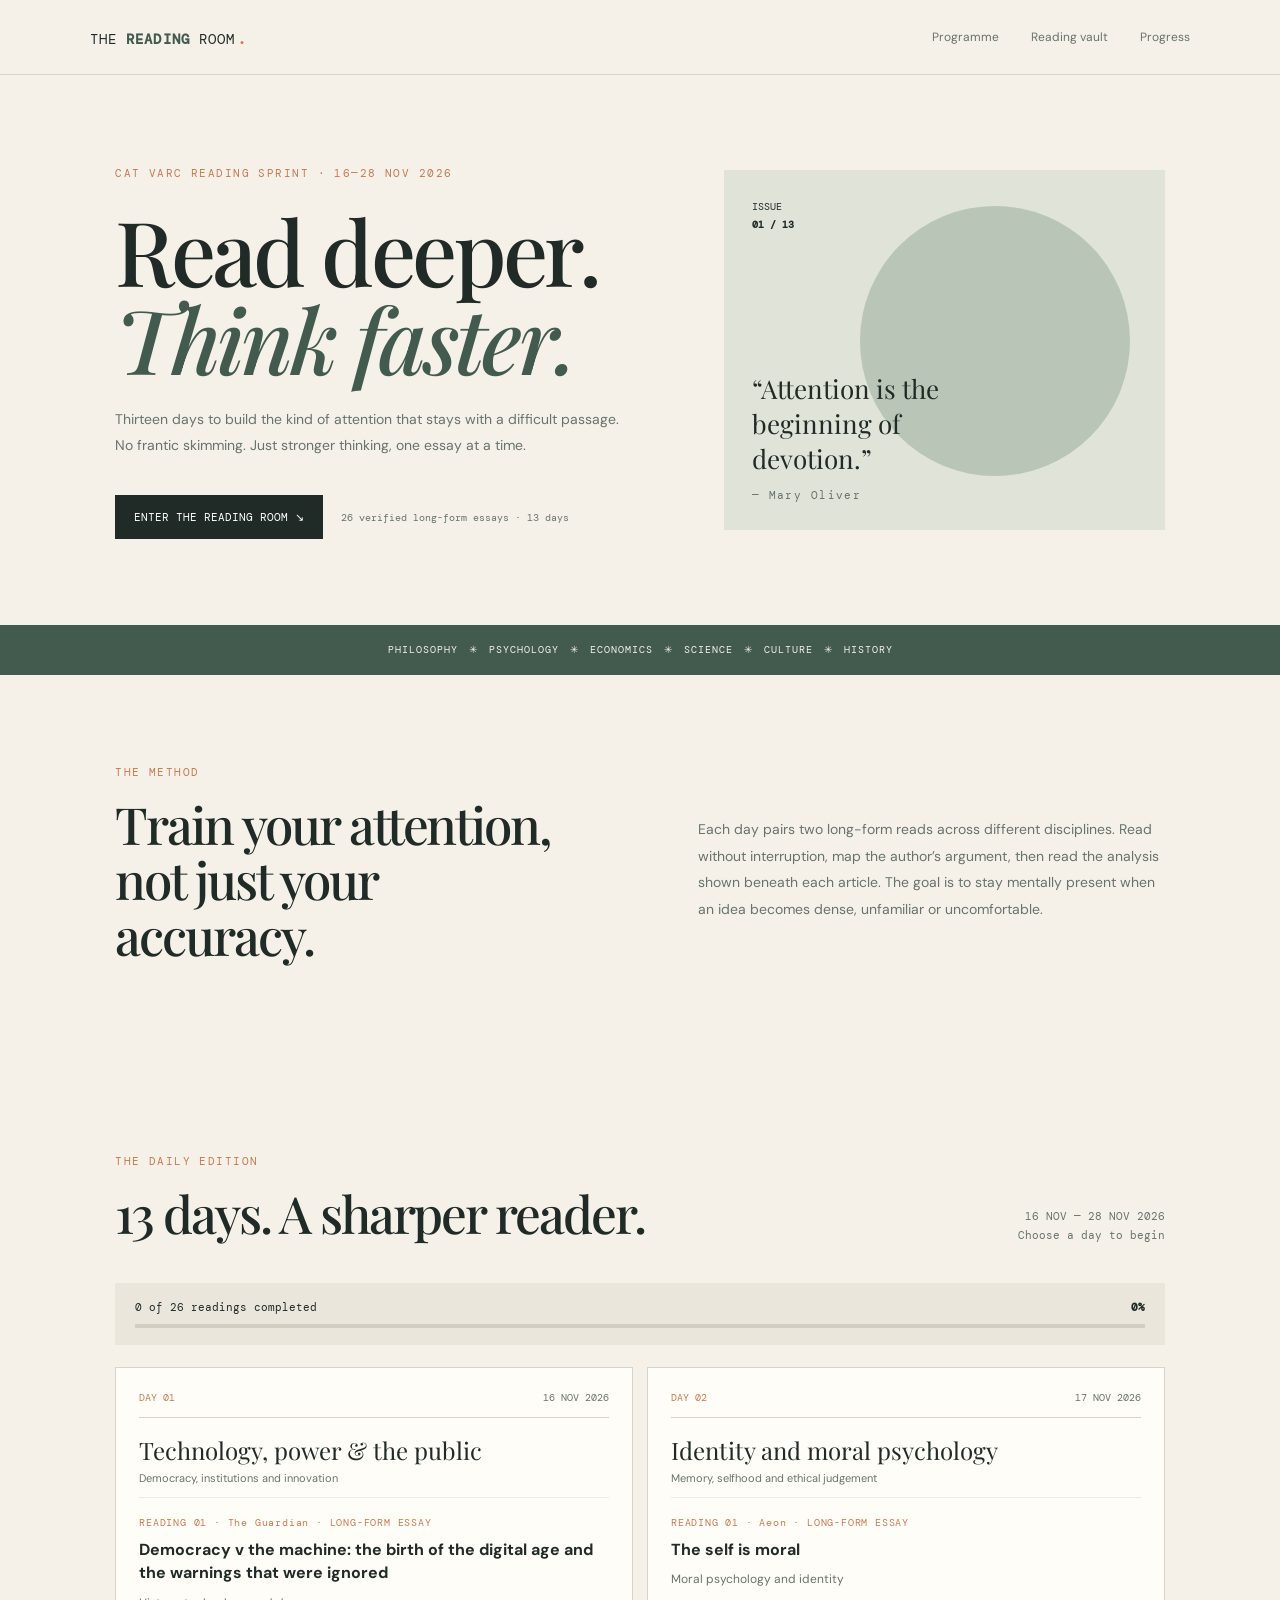
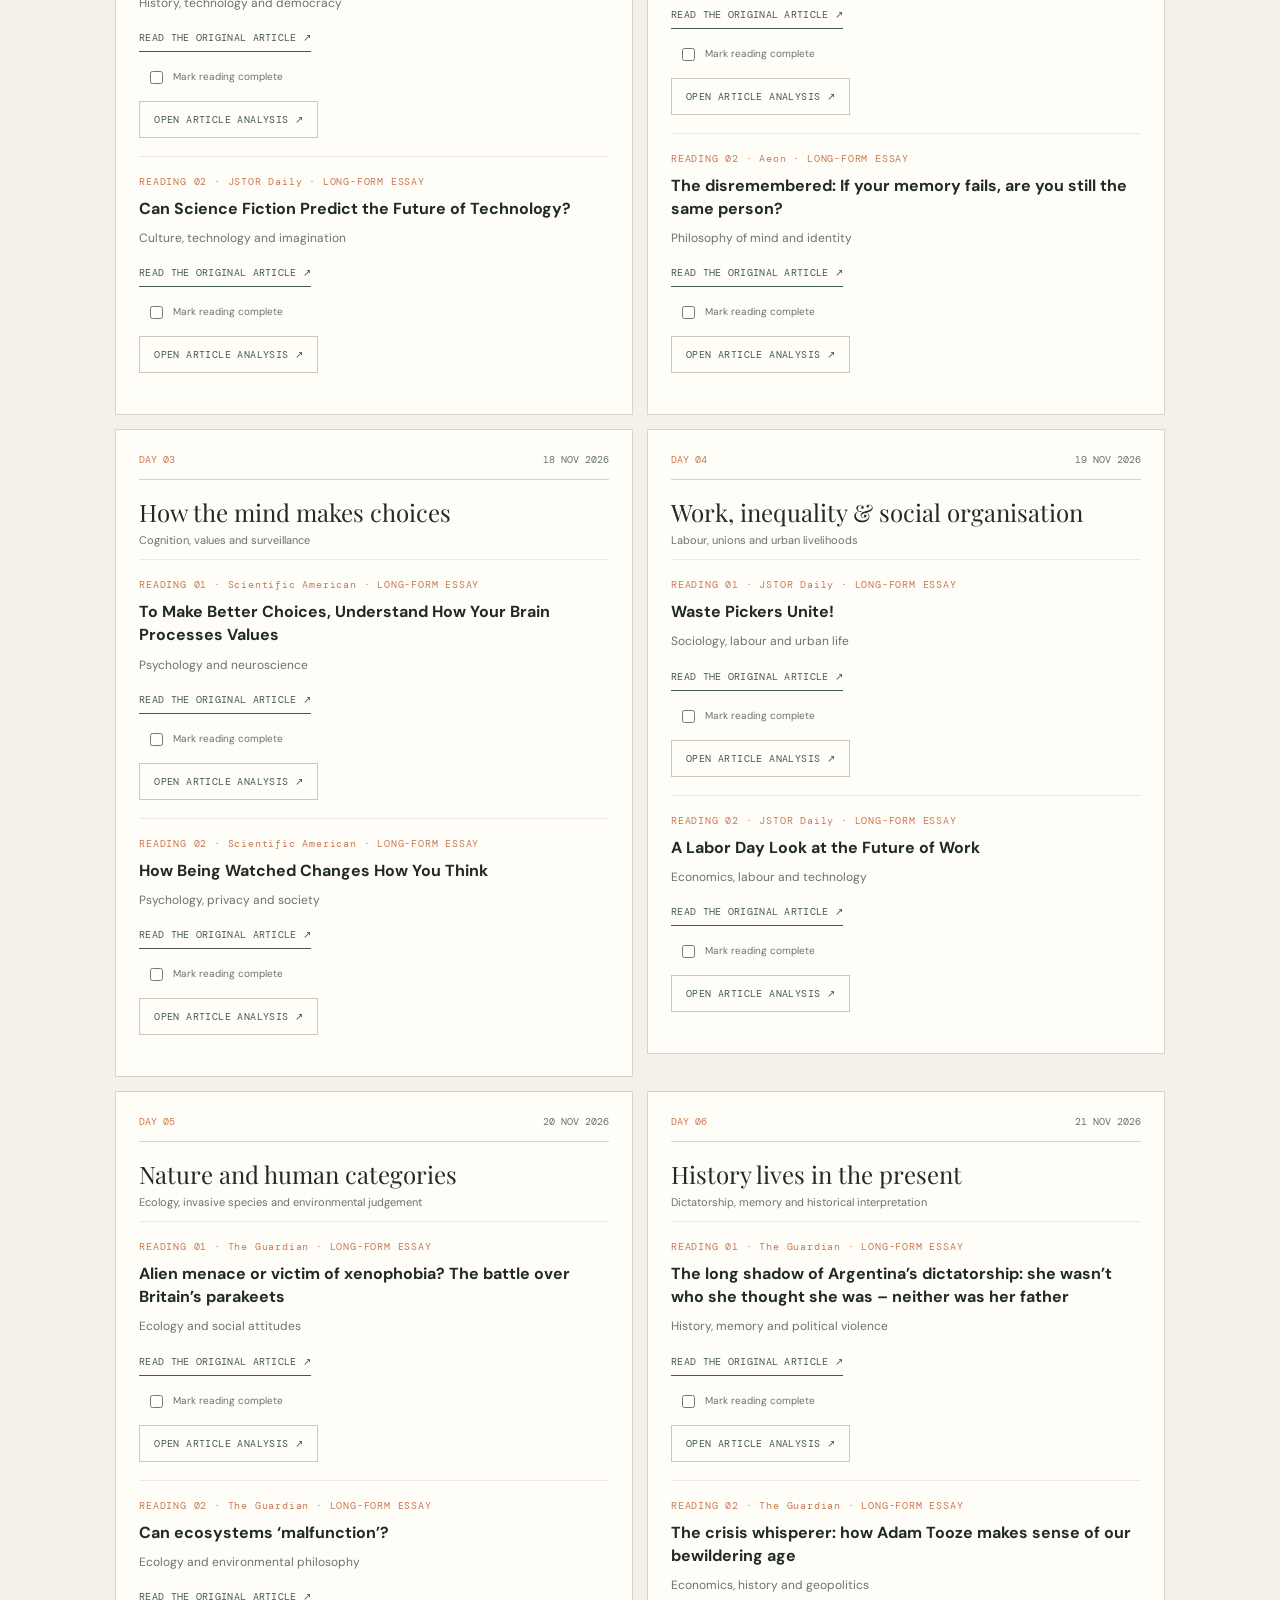
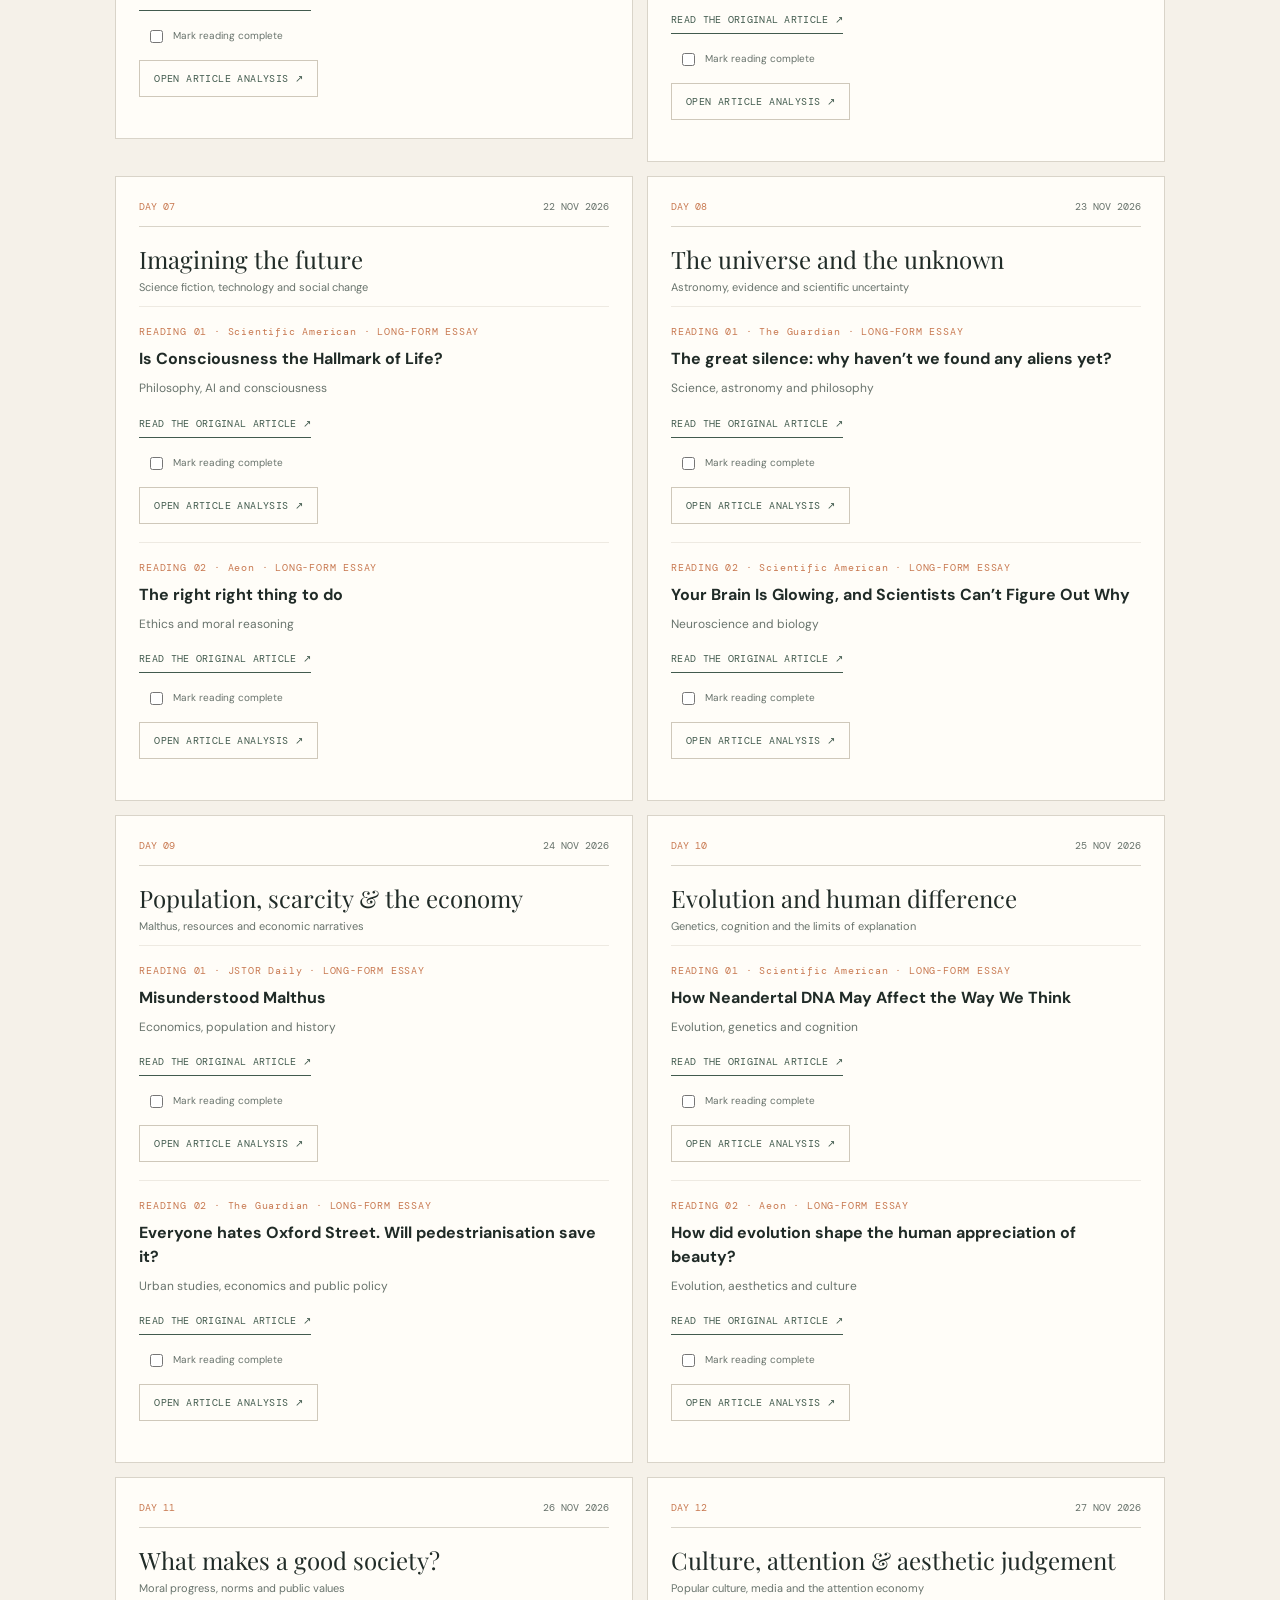
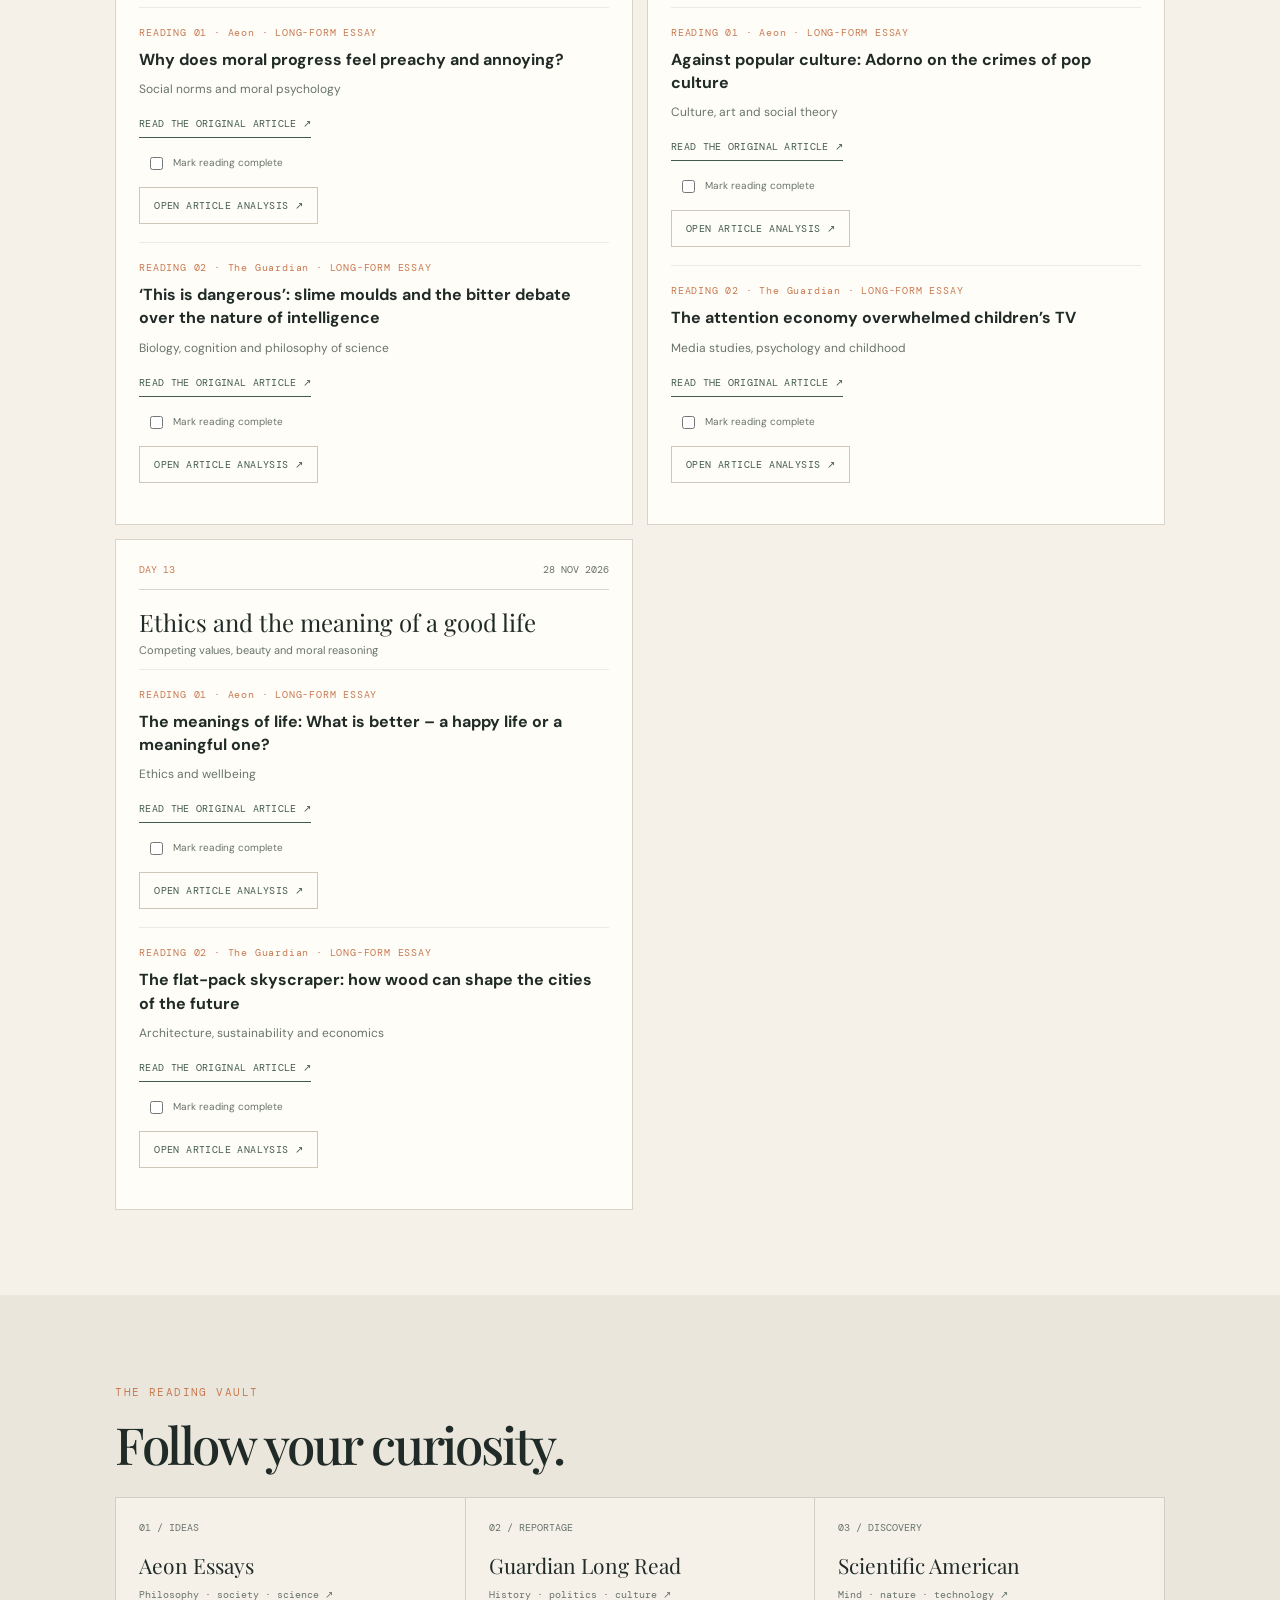
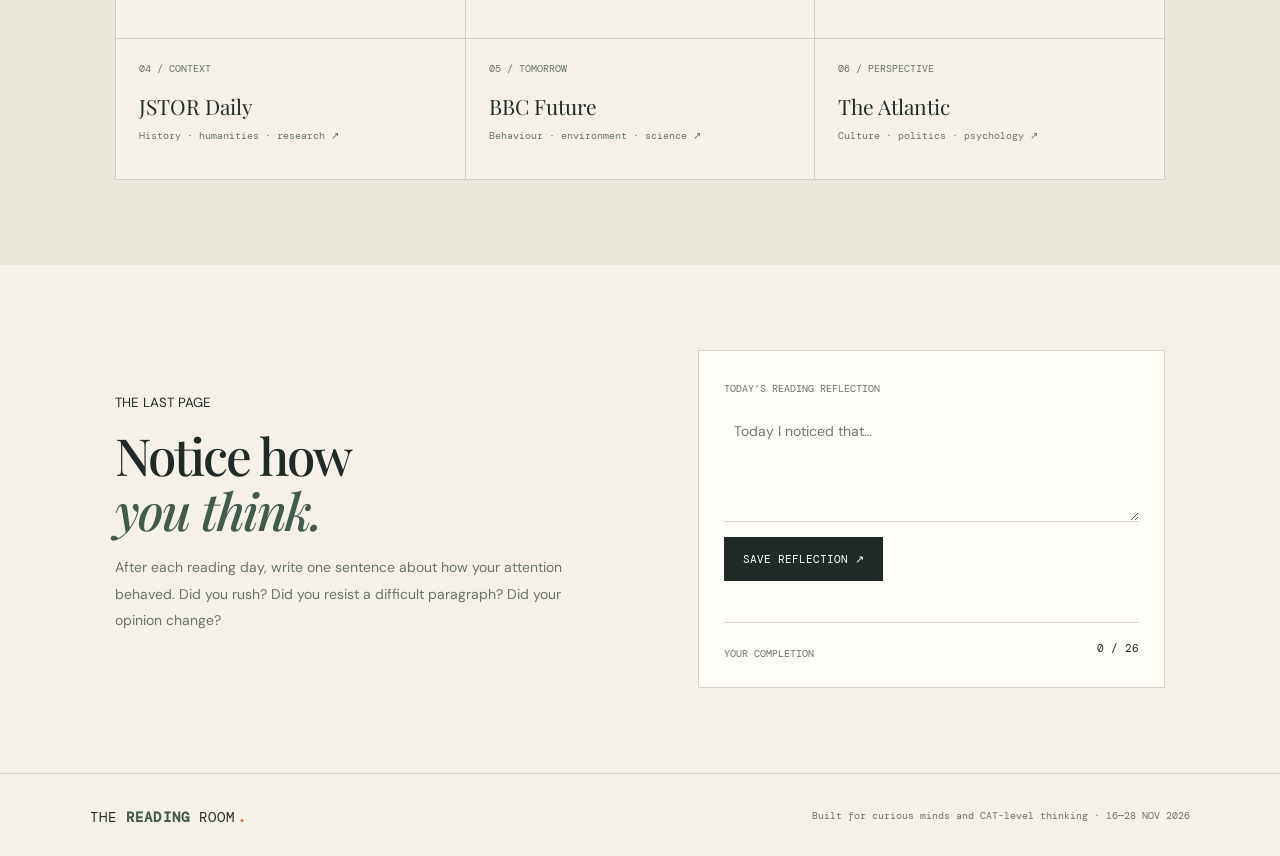
<file: index.html>
<!doctype html><html lang="en"><head><meta charset="utf-8"><meta name="viewport" content="width=device-width,initial-scale=1"><title>The Reading Room — Read deeper. Think faster.</title><link rel="preconnect" href="https://fonts.googleapis.com"><link href="https://fonts.googleapis.com/css2?family=DM+Mono&family=DM+Sans:wght@400;500;600;700&family=Playfair+Display:wght@500;600;700&display=swap" rel="stylesheet"><link rel="stylesheet" href="styles.css?v=20261116b"></head><body><header><a class="logo" href="#">THE <b>READING</b> ROOM<span>.</span></a><nav><a href="#programme">Programme</a><a href="#vault">Reading vault</a><a href="#progress">Progress</a></nav><button id="menu">☰</button></header><main><section class="hero"><div><small>CAT VARC READING SPRINT · 16—28 NOV 2026</small><h1>Read deeper.<br><i>Think faster.</i></h1><p>Thirteen days to build the kind of attention that stays with a difficult passage. No frantic skimming. Just stronger thinking, one essay at a time.</p><a class="cta" href="#programme">ENTER THE READING ROOM ↘</a><label>26 verified long-form essays · 13 days</label></div><aside><span>ISSUE<br><b>01 / 13</b></span><blockquote>“Attention is the beginning of devotion.”<small>— Mary Oliver</small></blockquote></aside></section><div class="ticker">PHILOSOPHY　✳　PSYCHOLOGY　✳　ECONOMICS　✳　SCIENCE　✳　CULTURE　✳　HISTORY</div><section class="intro"><div><small>THE METHOD</small><h2>Train your attention,<br>not just your accuracy.</h2></div><p>Each day pairs two long-form reads across different disciplines. Read without interruption, map the author’s argument, then read the analysis shown beneath each article. The goal is to stay mentally present when an idea becomes dense, unfamiliar or uncomfortable.</p></section><section id="programme"><div class="heading"><div><small>THE DAILY EDITION</small><h2>13 days. A sharper reader.</h2></div><p>16 NOV — 28 NOV 2026<br>Choose a day to begin</p></div><div class="progress"><div><span id="progressText">0 of 26 readings completed</span><b id="percent">0%</b></div><div class="track"><span id="bar"></span></div></div><div id="days" class="days"></div></section><section id="vault" class="vault"><small>THE READING VAULT</small><h2>Follow your curiosity.</h2><div class="vaultgrid"><a href="https://aeon.co/essays" target="_blank">01 / IDEAS<b>Aeon Essays</b><span>Philosophy · society · science ↗</span></a><a href="https://www.theguardian.com/news/series/the-long-read" target="_blank">02 / REPORTAGE<b>Guardian Long Read</b><span>History · politics · culture ↗</span></a><a href="https://www.scientificamerican.com/" target="_blank">03 / DISCOVERY<b>Scientific American</b><span>Mind · nature · technology ↗</span></a><a href="https://daily.jstor.org/" target="_blank">04 / CONTEXT<b>JSTOR Daily</b><span>History · humanities · research ↗</span></a><a href="https://www.bbc.com/future" target="_blank">05 / TOMORROW<b>BBC Future</b><span>Behaviour · environment · science ↗</span></a><a href="https://www.theatlantic.com/" target="_blank">06 / PERSPECTIVE<b>The Atlantic</b><span>Culture · politics · psychology ↗</span></a></div></section><section id="progress" class="reflection"><div><small>THE LAST PAGE</small><h2>Notice how<br><i>you think.</i></h2><p>After each reading day, write one sentence about how your attention behaved. Did you rush? Did you resist a difficult paragraph? Did your opinion change?</p></div><div class="note"><label>TODAY’S READING REFLECTION</label><textarea id="reflection" placeholder="Today I noticed that…"></textarea><button class="cta" id="save">SAVE REFLECTION ↗</button><p id="saved"></p><hr><small>YOUR COMPLETION</small><b id="count">0 / 26</b></div></section></main><footer><a class="logo">THE <b>READING</b> ROOM<span>.</span></a><span>Built for curious minds and CAT-level thinking · 16—28 NOV 2026</span></footer><script src="app.js?v=multidisciplinary2"></script></body></html>
</file>
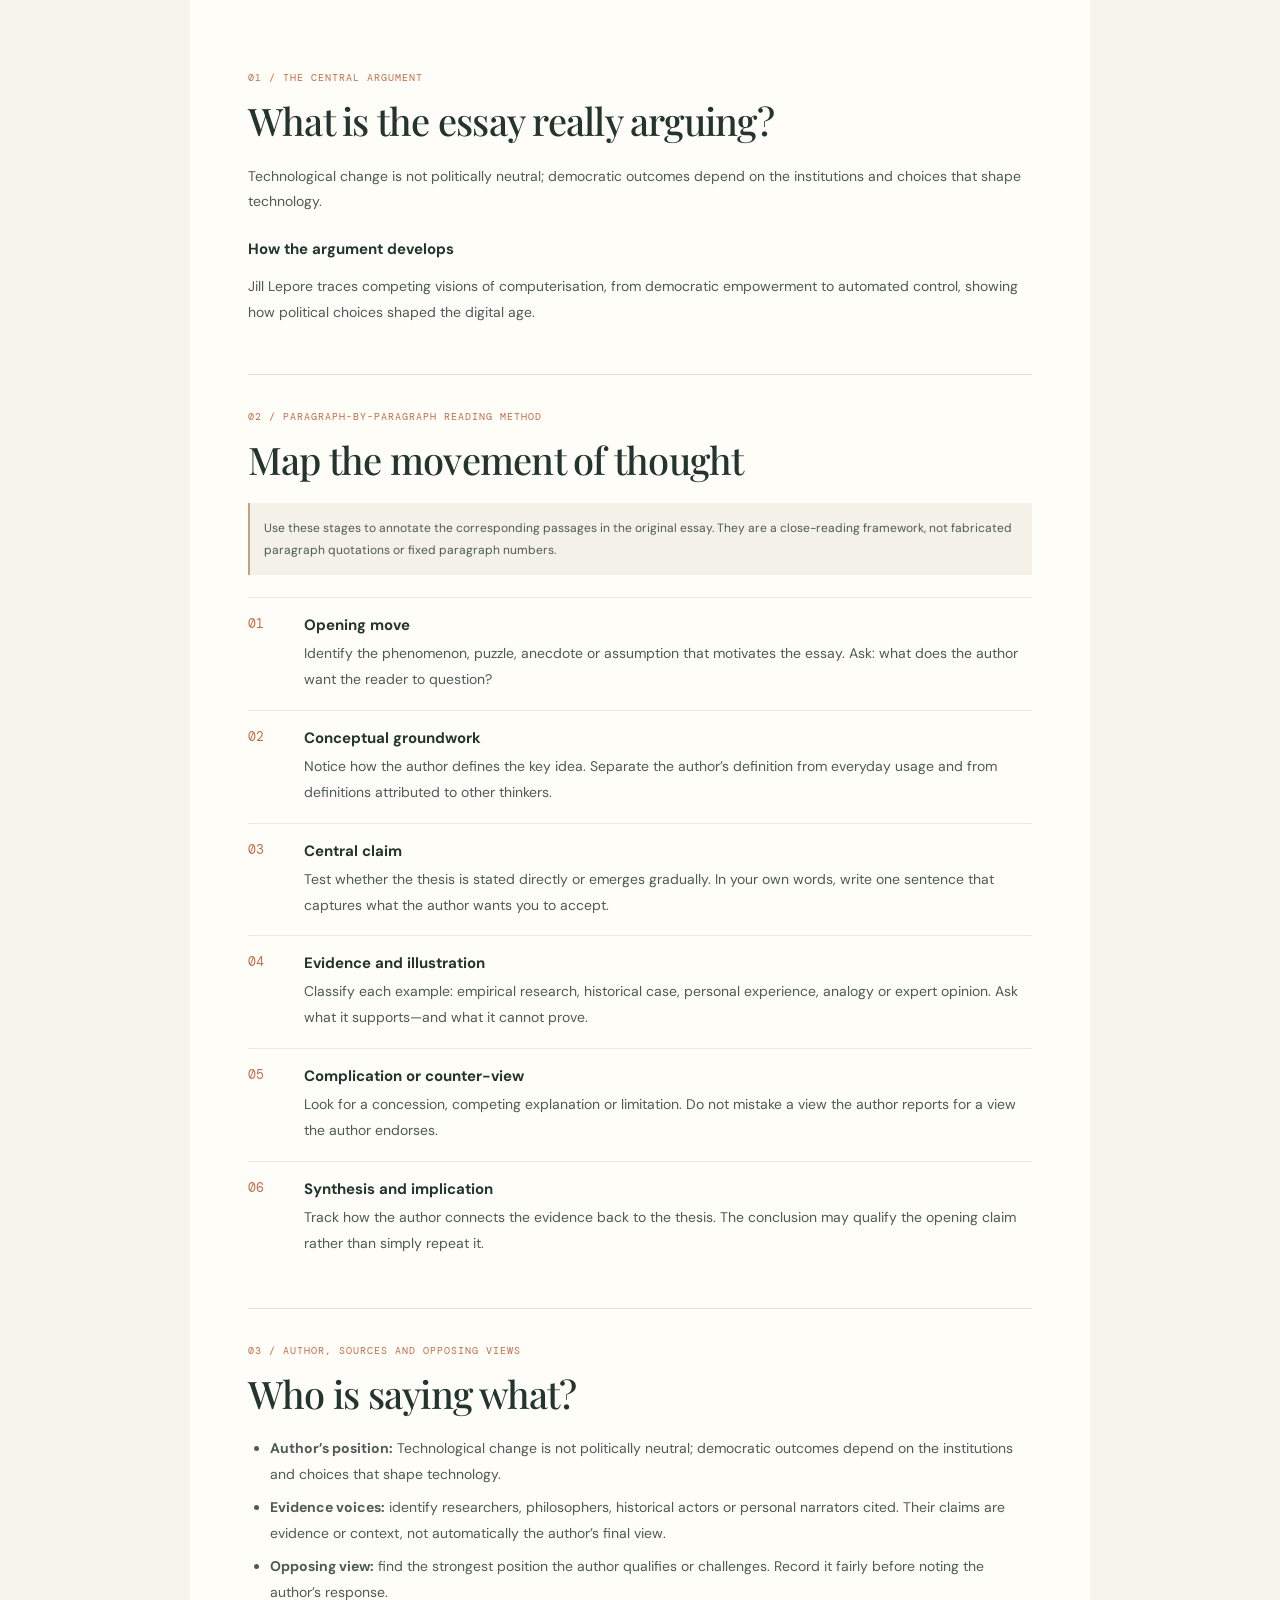
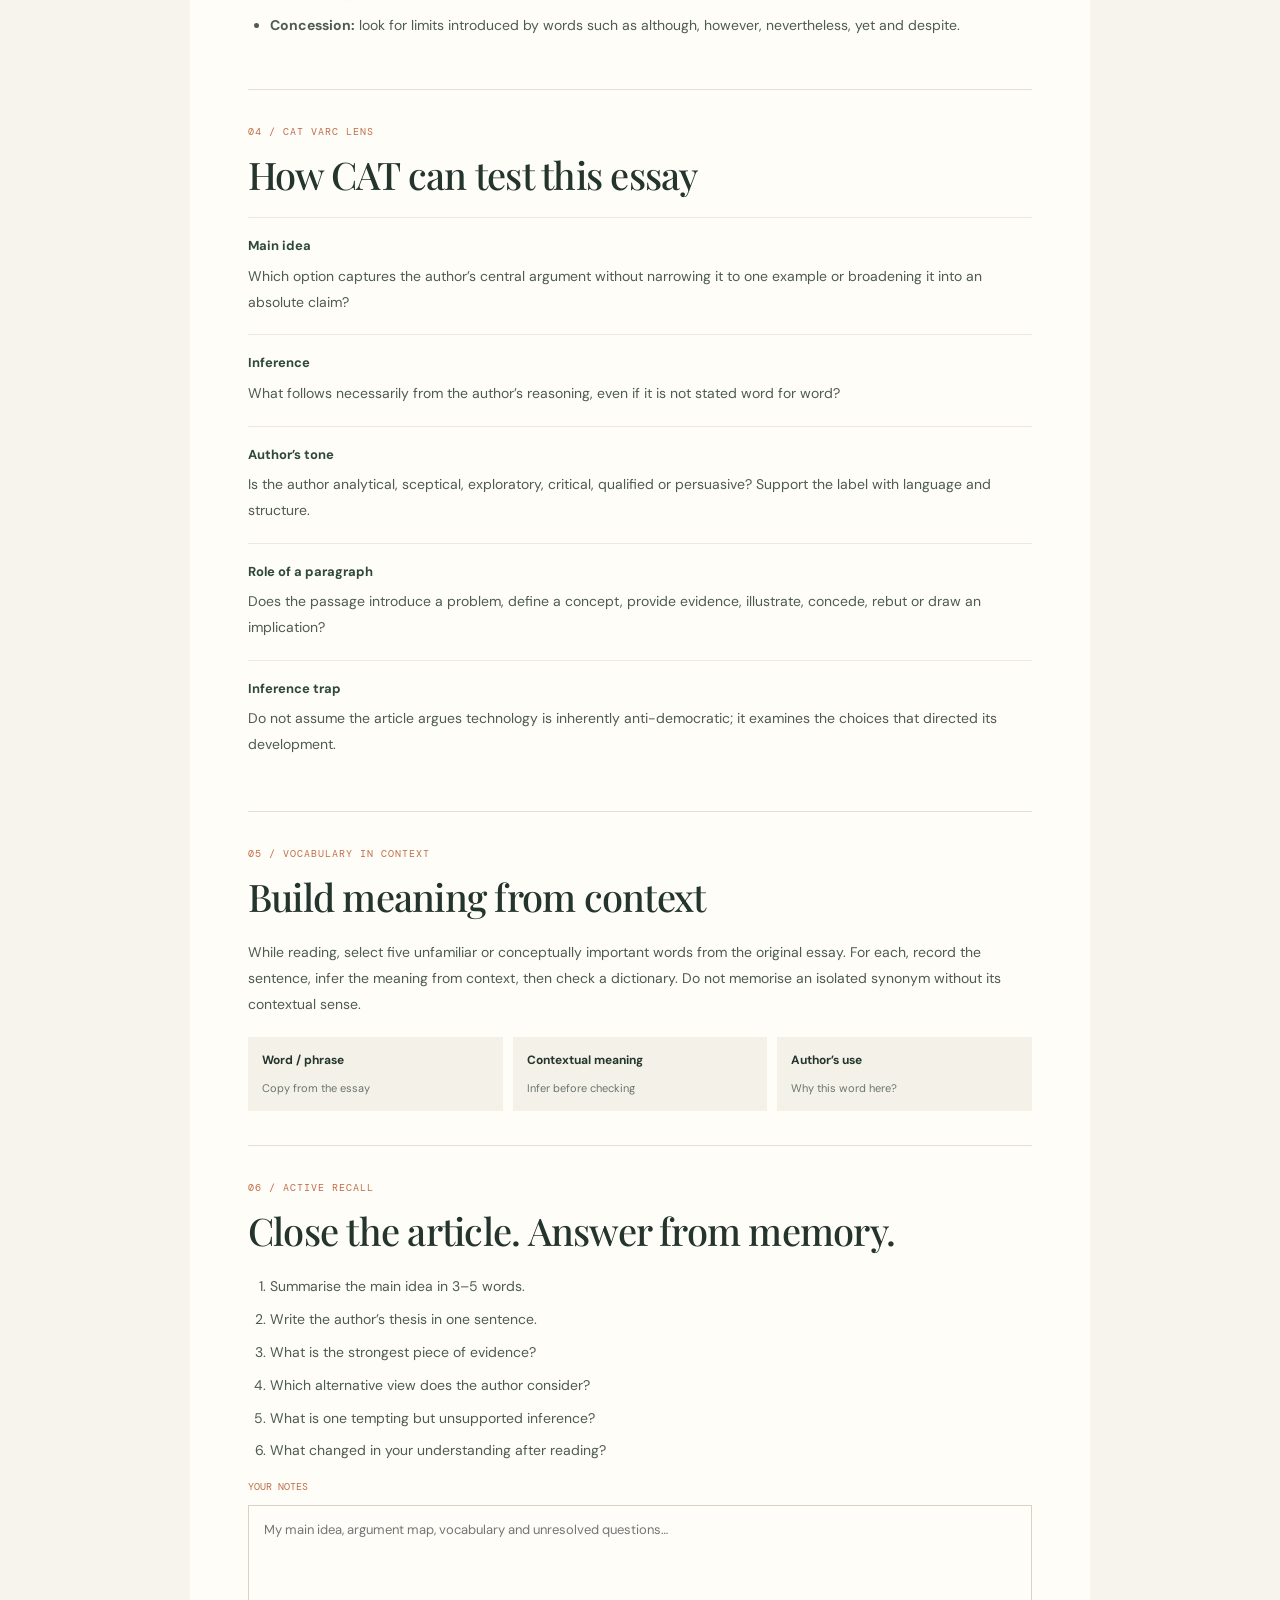
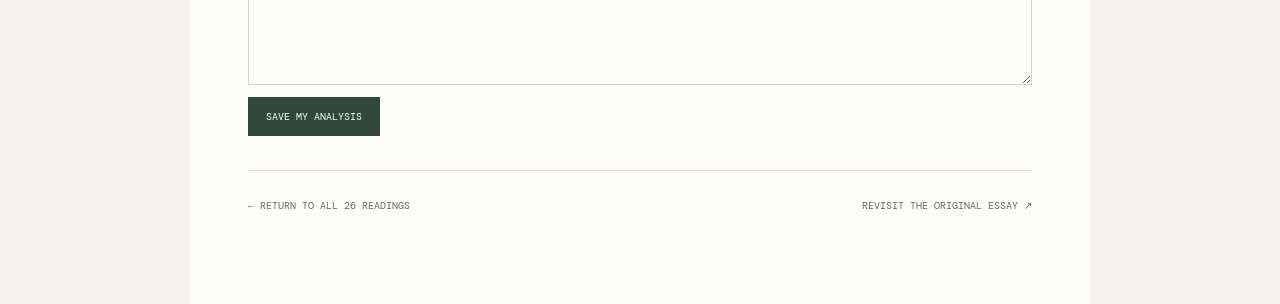
<file: analysis.html>
<!doctype html>
<html lang="en">
<head>
  <meta charset="utf-8">
  <meta name="viewport" content="width=device-width,initial-scale=1">
  <title>Article Analysis — The Reading Room</title>
  <link rel="preconnect" href="https://fonts.googleapis.com">
  <link href="https://fonts.googleapis.com/css2?family=DM+Mono&family=DM+Sans:wght@400;500;600;700&family=Playfair+Display:wght@500;600;700&display=swap" rel="stylesheet">
  <!-- Keep the dashboard stylesheet off this page: its global header, section and footer rules conflict with the article layout. -->
  <link rel="stylesheet" href="analysis.css?v=analysis4">
</head>
<body class="analysis-page">
  <main id="analysisPage" class="analysis-document">
    <p>Loading article analysis…</p>
  </main>
  <script src="analysis.js?v=analysis4"></script>
</body>
</html>
</file>
<file: styles.css>
:root{--paper:#f5f1e9;--ink:#202b27;--muted:#68736c;--green:#425b4e;--orange:#c87951;--line:#d9d4c9;--white:#fffdf8}*{box-sizing:border-box}html{scroll-behavior:smooth}body{margin:0;background:var(--paper);color:var(--ink);font-family:"DM Sans",sans-serif}header{height:75px;padding:0 7vw;display:flex;align-items:center;justify-content:space-between;border-bottom:1px solid var(--line)}.logo{font:14px "DM Mono";letter-spacing:.08em;color:var(--ink);text-decoration:none}.logo b{color:var(--green)}.logo span{color:var(--orange);font-size:20px}nav{display:flex;gap:32px}nav a{font-size:12px;color:var(--muted);text-decoration:none}#menu{display:none}.hero{padding:85px 9vw;min-height:550px;display:grid;grid-template-columns:1fr .85fr;gap:7vw;align-items:center}.hero small,section>small,.heading small,.intro small{font:11px "DM Mono";letter-spacing:.13em;color:var(--orange)}h1,h2{font-family:"Playfair Display";font-weight:500;letter-spacing:-.04em}h1{font-size:clamp(56px,7vw,94px);line-height:.98;margin:24px 0}h1 i,h2 i{color:var(--green)}.hero p,.intro p,.reflection p{max-width:510px;color:var(--muted);font-size:14px;line-height:1.9}.cta{display:inline-block;margin:22px 18px 0 0;background:var(--ink);color:white;border:0;padding:15px 19px;text-decoration:none;font:11px "DM Mono";cursor:pointer}.hero label{font:10px "DM Mono";color:var(--muted)}.hero aside{height:360px;background:#dfe3d8;position:relative;padding:28px;display:flex;flex-direction:column;justify-content:space-between}.hero aside:after{content:"";position:absolute;width:270px;height:270px;border-radius:50%;background:#b8c5b7;right:8%;top:10%;z-index:0}.hero aside span,.hero blockquote{z-index:1;position:relative}.hero aside span{font:10px/1.8 "DM Mono"}.hero blockquote{font:26px "Playfair Display";max-width:270px;margin:0}.hero blockquote small{display:block;margin-top:12px;color:var(--muted)}.ticker{background:var(--green);color:#f5f1e9;padding:18px;text-align:center;font:10px "DM Mono";letter-spacing:.1em}.intro,#programme,.reflection{padding:85px 9vw}.intro,.reflection{display:grid;grid-template-columns:1fr 1fr;gap:9vw;align-items:center}.intro h2,.heading h2,.vault h2,.reflection h2{font-size:clamp(36px,4vw,54px);line-height:1.08;margin:16px 0}.heading{display:flex;justify-content:space-between;align-items:end;margin-bottom:26px}.heading p{font:11px/1.8 "DM Mono";color:var(--muted);text-align:right}.progress{background:#eae6dc;padding:17px 20px;margin-bottom:22px}.progress>div:first-child{display:flex;justify-content:space-between;font:11px "DM Mono";margin-bottom:10px}.track{height:4px;background:#d3cec2}.track span{display:block;width:0;height:100%;background:var(--green);transition:width .3s}.days{display:grid;grid-template-columns:repeat(2,minmax(0,1fr));gap:14px;align-items:start}.day{background:var(--white);border:1px solid var(--line);padding:23px}.daytop{display:flex;justify-content:space-between;border-bottom:1px solid var(--line);padding-bottom:13px;font:10px "DM Mono";color:var(--orange)}.daytop span+span{color:var(--muted)}.day h3{font:24px "Playfair Display";margin:16px 0 5px}.subtitle{font-size:11px;color:var(--muted);margin:0 0 12px}.reading{border-top:1px solid #eeeae2;padding:13px 0}.reading h4{font-size:14px;margin:0 0 6px}.reading p{font-size:11px;color:var(--muted);margin:0 0 9px}.reading a{font:10px "DM Mono";color:var(--green);text-decoration:none}.reading label{font-size:10px;color:var(--muted);margin-left:7px}.reading input{accent-color:var(--green)}.unlock{display:block;background:none;border:1px solid var(--line);padding:8px 10px;margin-top:10px;color:var(--green);font:10px "DM Mono";cursor:pointer}.analysis{display:none;background:#f0eee7;padding:13px;margin-top:10px;font-size:11px;line-height:1.8;color:#4b574f}.analysis.show{display:block}.vault{background:#eae6dc;padding:85px 9vw}.vaultgrid{display:grid;grid-template-columns:repeat(3,1fr);gap:1px;background:#d2cec4;margin-top:25px;border:1px solid #d2cec4}.vaultgrid a{background:var(--paper);padding:23px;min-height:140px;text-decoration:none;color:var(--muted);font:10px "DM Mono"}.vaultgrid b{display:block;font:21px "Playfair Display";color:var(--ink);margin:17px 0 9px}.reflection .note{background:var(--white);border:1px solid var(--line);padding:25px}.note label,.note>small{font:10px "DM Mono";color:var(--muted)}textarea{display:block;width:100%;height:110px;margin:15px 0;border:0;border-bottom:1px solid var(--line);background:transparent;padding:10px;font:14px "DM Sans";resize:vertical}.note .cta{margin:0}.note p{font-size:11px;min-height:12px;color:var(--green)}.note hr{border:0;border-top:1px solid var(--line);margin:18px 0}.note #count{float:right;font:11px "DM Mono"}footer{padding:28px 7vw;border-top:1px solid var(--line);display:flex;justify-content:space-between;align-items:center}footer>span{font:10px "DM Mono";color:var(--muted)}@media(max-width:700px){header{padding:0 6vw}#menu{display:block;border:0;background:none;font-size:21px}nav{display:none;position:absolute;top:75px;left:0;right:0;background:var(--paper);padding:20px 7vw;z-index:3;flex-direction:column}nav.open{display:flex}.hero{padding:60px 6vw;grid-template-columns:1fr;gap:30px}.hero aside{height:290px}.intro,#programme,.reflection,.vault{padding:62px 6vw}.intro,.reflection{grid-template-columns:1fr;gap:18px}.heading{display:block}.heading p{text-align:left}.days{display:grid;grid-template-columns:repeat(2,minmax(0,1fr));gap:14px;align-items:start}.vaultgrid{grid-template-columns:1fr 1fr}footer{padding:25px 6vw;display:block}footer>span{display:block;margin-top:15px}}
.analysis{display:block;background:#f0eee7;padding:15px;margin-top:13px;font-size:11px;line-height:1.8;color:#4b574f}.analysis b{display:block;font:10px 'DM Mono';letter-spacing:.08em;color:#c87951;margin-bottom:8px}.analysis p{font-size:11px;line-height:1.8;margin:7px 0;color:#4b574f}.analysis strong{color:#263b30}.analysis-note{border-top:1px solid #d9d4c9;padding-top:8px;font-style:italic;color:#68736c!important}.article-link-note{font-size:10px!important;color:#a15d3e!important;font-style:italic}

/* Final responsive and visibility fixes */
.days{display:grid;grid-template-columns:repeat(2,minmax(0,1fr));gap:14px;align-items:start}.day{min-width:0;overflow-wrap:anywhere}.reading{min-width:0}.analysis{display:block!important}.analysis.show{display:block!important}.unlock{display:none!important}.article-link{font:10px 'DM Mono';color:var(--green);text-decoration:none;border-bottom:1px solid var(--green);padding-bottom:3px}@media(max-width:700px){.days{display:grid;grid-template-columns:repeat(2,minmax(0,1fr));gap:14px;align-items:start}}

/* Reading Room final presentation */
.day{min-width:0;width:100%;overflow:hidden}.reading{min-width:0;padding:18px 0}.reading h4{font-size:16px;line-height:1.45;margin:9px 0;overflow-wrap:anywhere}.reading-meta,.analysis-kicker{font:10px "DM Mono";letter-spacing:.08em;color:var(--orange)}.article-theme{font-size:12px!important;line-height:1.6;color:var(--muted);margin:0 0 12px}.article-link{display:inline-block;font:10px "DM Mono";letter-spacing:.03em;color:var(--green);text-decoration:none;border-bottom:1px solid var(--green);padding:7px 0;margin:2px 0 12px;overflow-wrap:anywhere}.complete{display:block;font-size:11px;color:var(--muted);margin:4px 0 12px}.complete input{accent-color:var(--green);vertical-align:middle;margin-right:7px}.analysis,.analysis.show{display:block!important;background:#f0eee7;padding:16px;margin-top:8px;color:#46534b;border-left:2px solid #b8c5b7}.analysis p{font-size:12px;line-height:1.75;margin:8px 0}.analysis p b,.analysis-task>b{color:#263b30}.analysis-task{border-top:1px solid #d9d4c9;margin-top:12px;padding-top:10px;font-size:11px;line-height:1.75}.analysis-task ol{padding-left:18px;margin:7px 0}.analysis-disclaimer{font-size:10px!important;color:#788078!important;font-style:italic;border-top:1px solid #d9d4c9;padding-top:8px;margin-top:12px!important}.unlock{display:none!important}
@media(max-width:760px){.days{grid-template-columns:minmax(0,1fr)!important}.day{padding:18px}.hero{grid-template-columns:1fr}.hero aside{max-width:100%}.heading{display:block}.heading p{text-align:left}}

.analysis-open{display:block;width:max-content;max-width:100%;margin-top:14px;padding:11px 14px;border:1px solid #cfc8ba;color:var(--green);text-decoration:none;font:10px 'DM Mono';letter-spacing:.04em}.analysis-open:hover{background:#eeece4}
</file>
<file: analysis.css>
*{box-sizing:border-box}
html,body{margin:0;padding:0;width:100%;min-height:100%}
body.analysis-page{background:#f7f4ed;color:#24352d;font-family:"DM Sans",Arial,sans-serif;font-size:16px;line-height:1.65;overflow-x:hidden}
.analysis-document{display:block;width:100%;max-width:900px;min-height:100vh;margin:0 auto;padding:36px clamp(20px,5vw,58px) 64px;background:#fffdf8}
.analysis-section{display:block;width:100%;margin:0;padding:34px 0;border-bottom:1px solid #e5dfd4;clear:both}
.analysis-section>small{display:block;margin:0 0 12px;font:10px "DM Mono",monospace;letter-spacing:.1em;color:#c06d49;line-height:1.6}
.analysis-section h2{display:block;max-width:100%;margin:0 0 20px;font:500 clamp(29px,4vw,38px)/1.2 "Playfair Display",Georgia,serif;letter-spacing:-.02em;overflow-wrap:anywhere}
.analysis-section h3{display:block;margin:24px 0 8px;font-size:15px;line-height:1.4}
.analysis-section p,.analysis-section li{font-size:14px;line-height:1.85;color:#4d5b52;overflow-wrap:anywhere}
.analysis-section ul,.analysis-section ol{padding-left:22px}
.analysis-section li{margin:7px 0}
.caveat{margin:16px 0 22px;background:#f4f1e9;padding:14px;border-left:2px solid #c6a17f;font-size:12px!important}
.map-step{display:grid;grid-template-columns:42px minmax(0,1fr);gap:14px;padding:17px 0;border-top:1px solid #eee8dd}
.map-step>span{font:13px "DM Mono",monospace;color:#c06d49}
.map-step>div{min-width:0}
.map-step h3{margin:0 0 5px}
.map-step p{margin:0}
.question{padding:14px 0;border-top:1px solid #eee8dd}
.question b{font-size:13px;color:#2e4939}
.question p{margin:5px 0}
.vocab-grid{display:grid;grid-template-columns:repeat(3,minmax(0,1fr));gap:10px;margin-top:20px}
.vocab-grid div{min-width:0;background:#f4f1e9;padding:14px;display:flex;flex-direction:column;gap:8px}
.vocab-grid b{font-size:12px}
.vocab-grid span{font-size:11px;color:#68756c}
.practice textarea{display:block;width:100%;min-height:180px;padding:15px;border:1px solid #d9d1c4;background:#fffdf8;font:13px "DM Sans",sans-serif;margin:12px 0;resize:vertical}
.practice label{display:block;font:10px "DM Mono",monospace;color:#c06d49}
.practice button{display:inline-block;border:0;background:#2e4939;color:white;padding:13px 18px;font:10px "DM Mono",monospace;cursor:pointer}
.practice #saveStatus{font-size:11px;margin-left:12px;color:#55705d}
.analysis-footer{display:flex;justify-content:space-between;gap:16px;padding:28px 0;font:10px "DM Mono",monospace}
.analysis-footer a{color:#55705d;text-decoration:none;overflow-wrap:anywhere}
@media(max-width:650px){.analysis-document{padding:24px 20px 44px}.analysis-section{padding:28px 0}.analysis-section h2{font-size:29px}.map-step{grid-template-columns:30px minmax(0,1fr);gap:10px}.vocab-grid{grid-template-columns:1fr}.analysis-footer{flex-direction:column}}
</file>
